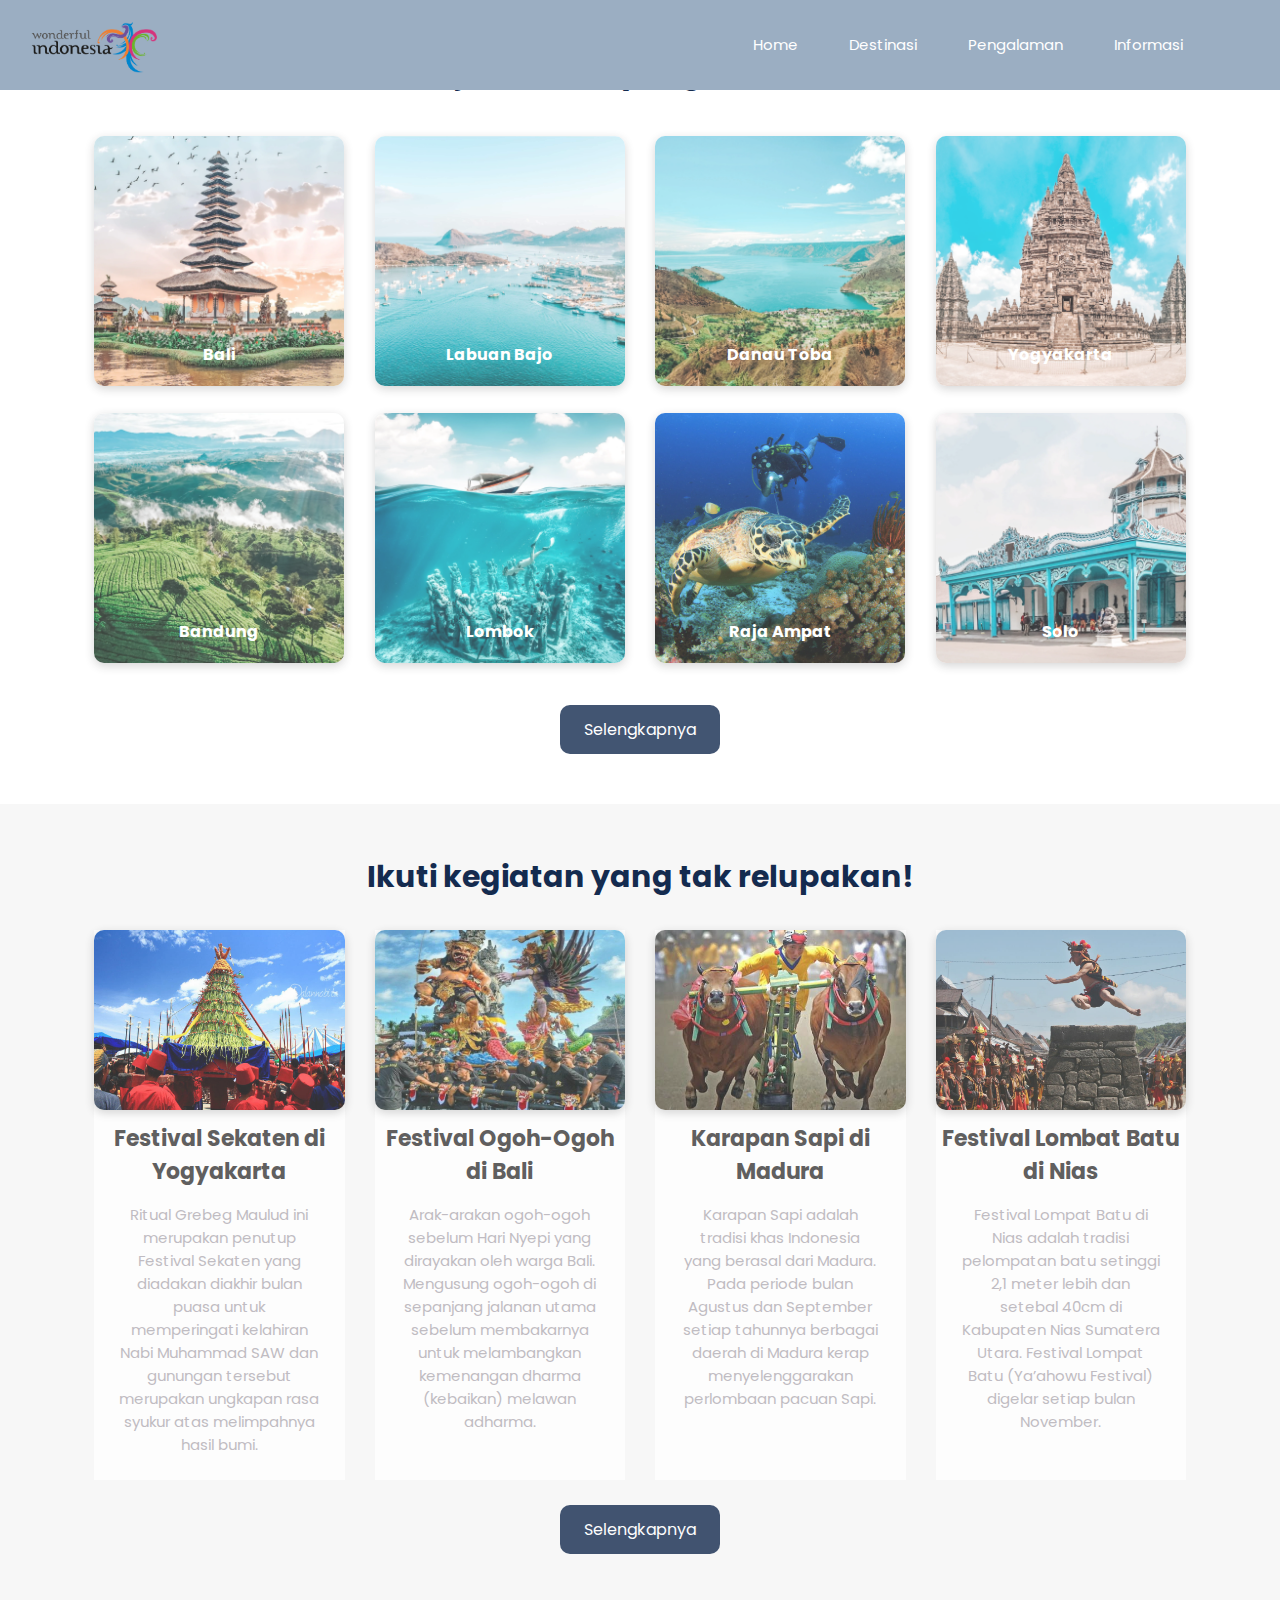
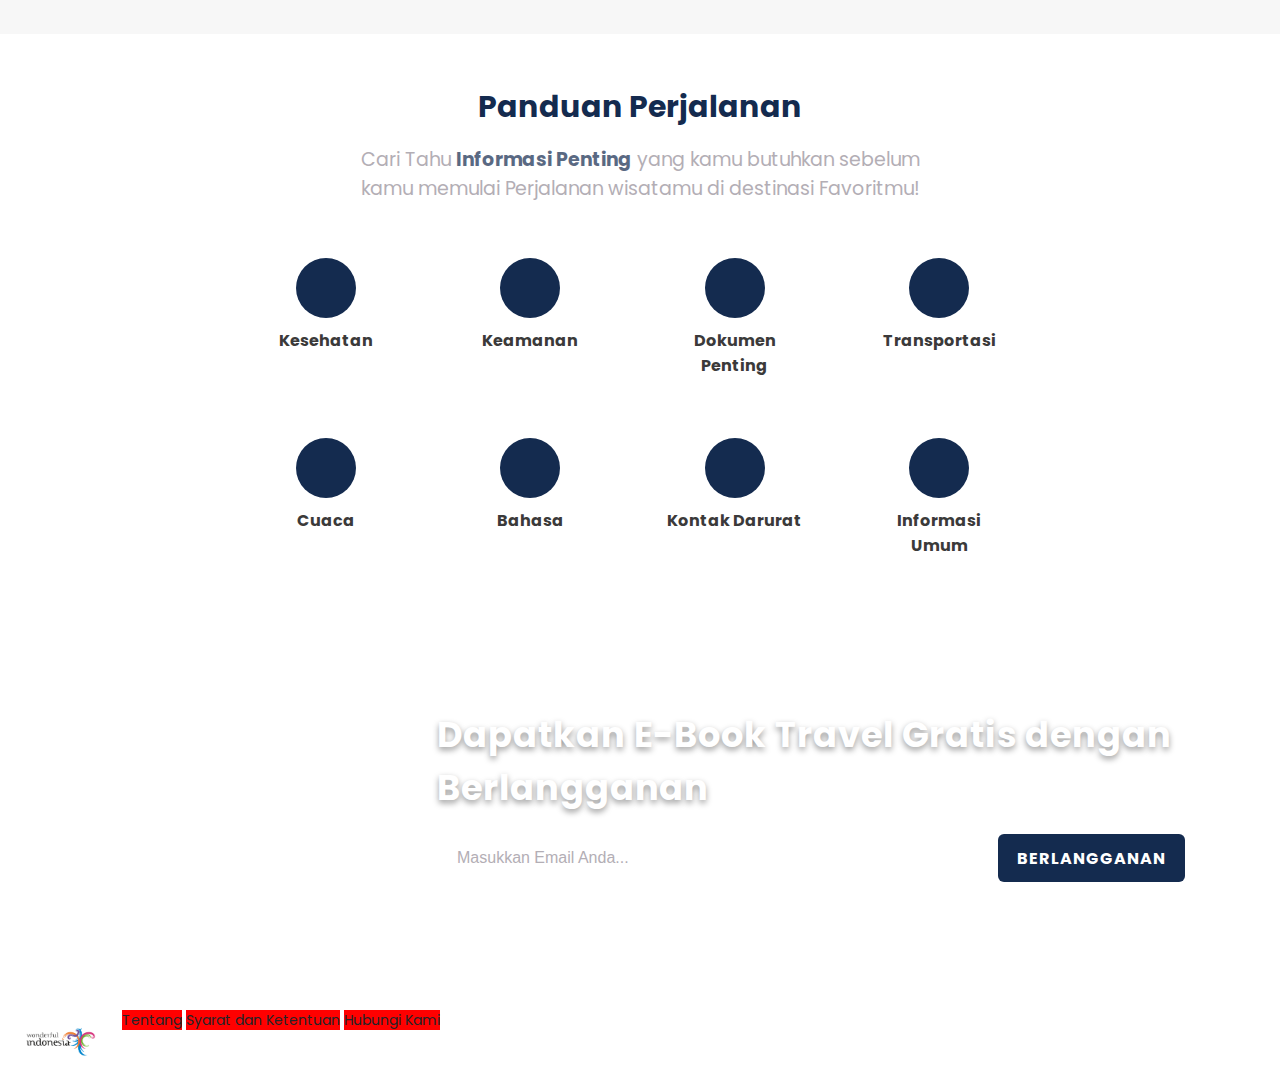
<file: index.html>
<!DOCTYPE html>
<html>

<head>
  <meta charset="utf-8">
  <meta name="viewport" content="width=device-width, initial-scale=1.0">
  <title>Progate</title>
  <link rel="stylesheet" href="stylesheet.css">
  <link rel="stylesheet" href="css/responsive.css">
  <!-- Google Fonts  -->
  <link href='https://fonts.googleapis.com/css?family=Poppins' rel='stylesheet'>

  <!-- Font Awesome Icons -->
  <link rel="stylesheet" href="https://use.fontawesome.com/releases/v5.15.4/css/all.css"
    integrity="sha384-DyZ88mC6Up2uqS4h/KRgHuoeGwBcD4Ng9SiP4dIRy0EXTlnuz47vAwmeGwVChigm" crossorigin="anonymous">
</head>

<body>
  <div class="header">
    <div class="header-logo">
      <img src="wonderful_indonesia.png">
    </div>
    <div class="header-list">
      <a href="#" class="header-link">Home</a>
      <a href="#" class="header-link">Destinasi</a>
      <a href="#" class="header-link">Pengalaman</a>
      <a href="#" class="header-link">Informasi<a>
    </div>
  </div>

  <div class="home-destinasi">
    <div class="container">
      <div class="heading">
        <h2>Nikmati objek wisata yang indah di Indonesia</h2>
      </div>
      <div class="destinasi">
        <div class="card">
          <div class="card-destinasi">
            <a href="#" class="btn">
              <img src="img/Bali-Thumbnail.jpeg">
              <p>Bali</p>
            </a>
          </div>
        </div>
        <div class="card">
          <div class="card-destinasi">
            <a href="#" class="btn">
              <img src="img/Labuan-Bajo-Thumbnail.jpg">
              <p>Labuan Bajo</p>
            </a>
          </div>
        </div>
        <div class="card">
          <div class="card-destinasi">
            <a href="#" class="btn">
              <img src="img/Lake-Toba-Thumbnail.jpg">
              <p>Danau Toba</p>
            </a>
          </div>
        </div>
        <div class="card">
          <div class="card-destinasi">
            <a href="#" class="btn">
              <img src="img/Yogyakarta-Thumbnail.jpg">
              <p>Yogyakarta</p>
            </a>
          </div>
        </div>
        <div class="card">
          <div class="card-destinasi">
            <a href="#" class="btn">
              <img src="img/Bandung-Thumbnail.jpg">
              <p>Bandung</p>
            </a>
          </div>
        </div>
        <div class="card">
          <div class="card-destinasi">
            <a href="#" class="btn">
              <img src="img/Lombok-Thumbnail.jpg">
              <p>Lombok</p>
            </a>
          </div>
        </div>
        <div class="card">
          <div class="card-destinasi">
            <a href="#" class="btn">
              <img src="img/rajaampatbaruu.jpg">
              <p>Raja Ampat</p>
            </a>
          </div>
        </div>
        <div class="card">
          <div class="card-destinasi">
            <a href="#" class="btn">
              <img src="img/Solo-Thumbnail.jpg">
              <p>Solo</p>
            </a>
          </div>
        </div>
      </div>
      <a href="#" class="btn-selengkapnya">Selengkapnya</a>
      <div class="clear"></div>
    </div>
  </div>
  <div class="home-kegiatan">
    <div class="container">
      <div class="heading">
        <h2>Ikuti kegiatan yang tak relupakan!</h2>
      </div>
      <div class="kegiatans">
        <div class="kegiatan">
          <a href="#" class="card-kegiatan">
            <div class="image-kegiatan">
              <img src="img/1-sekaten.jpg">
              <p>Festival Sekaten di Yogyakarta</p>
            </div>
            <p class="text-contents">Ritual Grebeg Maulud ini merupakan penutup Festival Sekaten yang diadakan diakhir
              bulan puasa untuk memperingati kelahiran Nabi Muhammad SAW dan gunungan tersebut merupakan ungkapan rasa
              syukur atas melimpahnya hasil bumi.</p>
          </a>
        </div>
        <div class="kegiatan">
          <a href="#" class="card-kegiatan">
            <div class="image-kegiatan">
              <img src="img/2-ogohogoh.jpg">
              <p>Festival Ogoh-Ogoh di Bali</p>
            </div>
            <p class="text-contents">Arak-arakan ogoh-ogoh sebelum Hari Nyepi yang dirayakan oleh warga Bali.
              Mengusung
              ogoh-ogoh di sepanjang jalanan utama sebelum membakarnya untuk melambangkan kemenangan dharma (kebaikan)
              melawan adharma.</p>
          </a>
        </div>
        <div class="kegiatan">
          <a href="#" class="card-kegiatan">
            <div class="image-kegiatan">
              <img src="img/3-karapansapi.jpg">
              <p>Karapan Sapi di Madura</p>
            </div>
            <p class="text-contents">Karapan Sapi adalah tradisi khas Indonesia yang berasal dari Madura. Pada periode
              bulan Agustus dan September setiap tahunnya berbagai daerah di Madura kerap menyelenggarakan perlombaan
              pacuan Sapi.</p>
          </a>
        </div>
        <div class="kegiatan">
          <a href="#" class="card-kegiatan">
            <div class="image-kegiatan">
              <img src="img/4-lompatbatu.jpg">
              <p>Festival Lombat Batu di Nias</p>
            </div>
            <p class="text-contents">Festival Lompat Batu di Nias adalah tradisi pelompatan batu setinggi 2,1 meter
              lebih dan setebal 40cm di Kabupaten Nias Sumatera Utara. Festival Lompat Batu (Ya’ahowu Festival)
              digelar
              setiap bulan November.</p>
          </a>
        </div>
      </div>
      <a href="#" class="btn-selengkapnya">Selengkapnya</a>
      <div class="clear"></div>
    </div>
  </div>
  <section class="panduan">
    <div class="container">
      <div class="heading">
        <h2>Panduan Perjalanan</h2>
        <p>Cari Tahu <span>Informasi Penting</span> yang kamu butuhkan sebelum kamu memulai Perjalanan wisatamu di
          destinasi Favoritmu!
        </p>
      </div>
      <div class="box">
        <div class="item">
          <div class="icon"><i class="fas fa-briefcase-medical"></i></div>
          <p>Kesehatan</p>
        </div>
        <div class="item">
          <div class="icon"><i class="fas fa-shield-alt"></i></div>
          <p>Keamanan</p>
        </div>
        <div class="item">
          <div class="icon"><i class="fas fa-passport"></i></div>
          <p>Dokumen Penting</p>
        </div>
        <div class="item">
          <div class="icon"><i class="fas fa-car"></i></div>
          <p>Transportasi</p>
        </div>
        <div class="item">
          <div class="icon"><i class="fas fa-cloud-sun"></i></div>
          <p>Cuaca</p>
        </div>
        <div class="item">
          <div class="icon"><i class="fas fa-language"></i></div>
          <p>Bahasa</p>
        </div>
        <div class="item">
          <div class="icon"><i class="fas fa-phone-volume"></i></div>
          <p>Kontak Darurat</p>
        </div>
        <div class="item">
          <div class="icon"><i class="fas fa-suitcase"></i></div>
          <p>Informasi Umum</p>
        </div>
      </div>
    </div>
  </section>

  <section class="langganan">
    <div class="container">
      <div class="box-langganan">
        <div class="content">
          <h3>Dapatkan E-Book Travel Gratis dengan Berlangganan</h3>
          <div class="row">
            <input type="text" placeholder="Masukkan Email Anda...">
            <a href="#" class="btn btn-subscribe">Berlangganan</a>
          </div>
        </div>
      </div>
    </div>
  </section>

  <footer>
    <div class="footer">
      <div class="footer-logo">
        <img src="wonderful_indonesia.png">
      </div>
      <div class="footer-list">
        <a href="#" class="footer-link">Tentang</a>
        <a href="#" class="footer-link">Syarat dan Ketentuan</a>
        <a href="#" class="footer-link">Hubungi Kami</a>
      </div>
      <div class="footer-mediasosial">
        <span class="fa fa-facebook"></span>
        <span class="fa fa-twitter"></span>
        <span class="fa fa-instagram"></span>
      </div>
    </div>
  </footer>
</body>

</html>
</file>
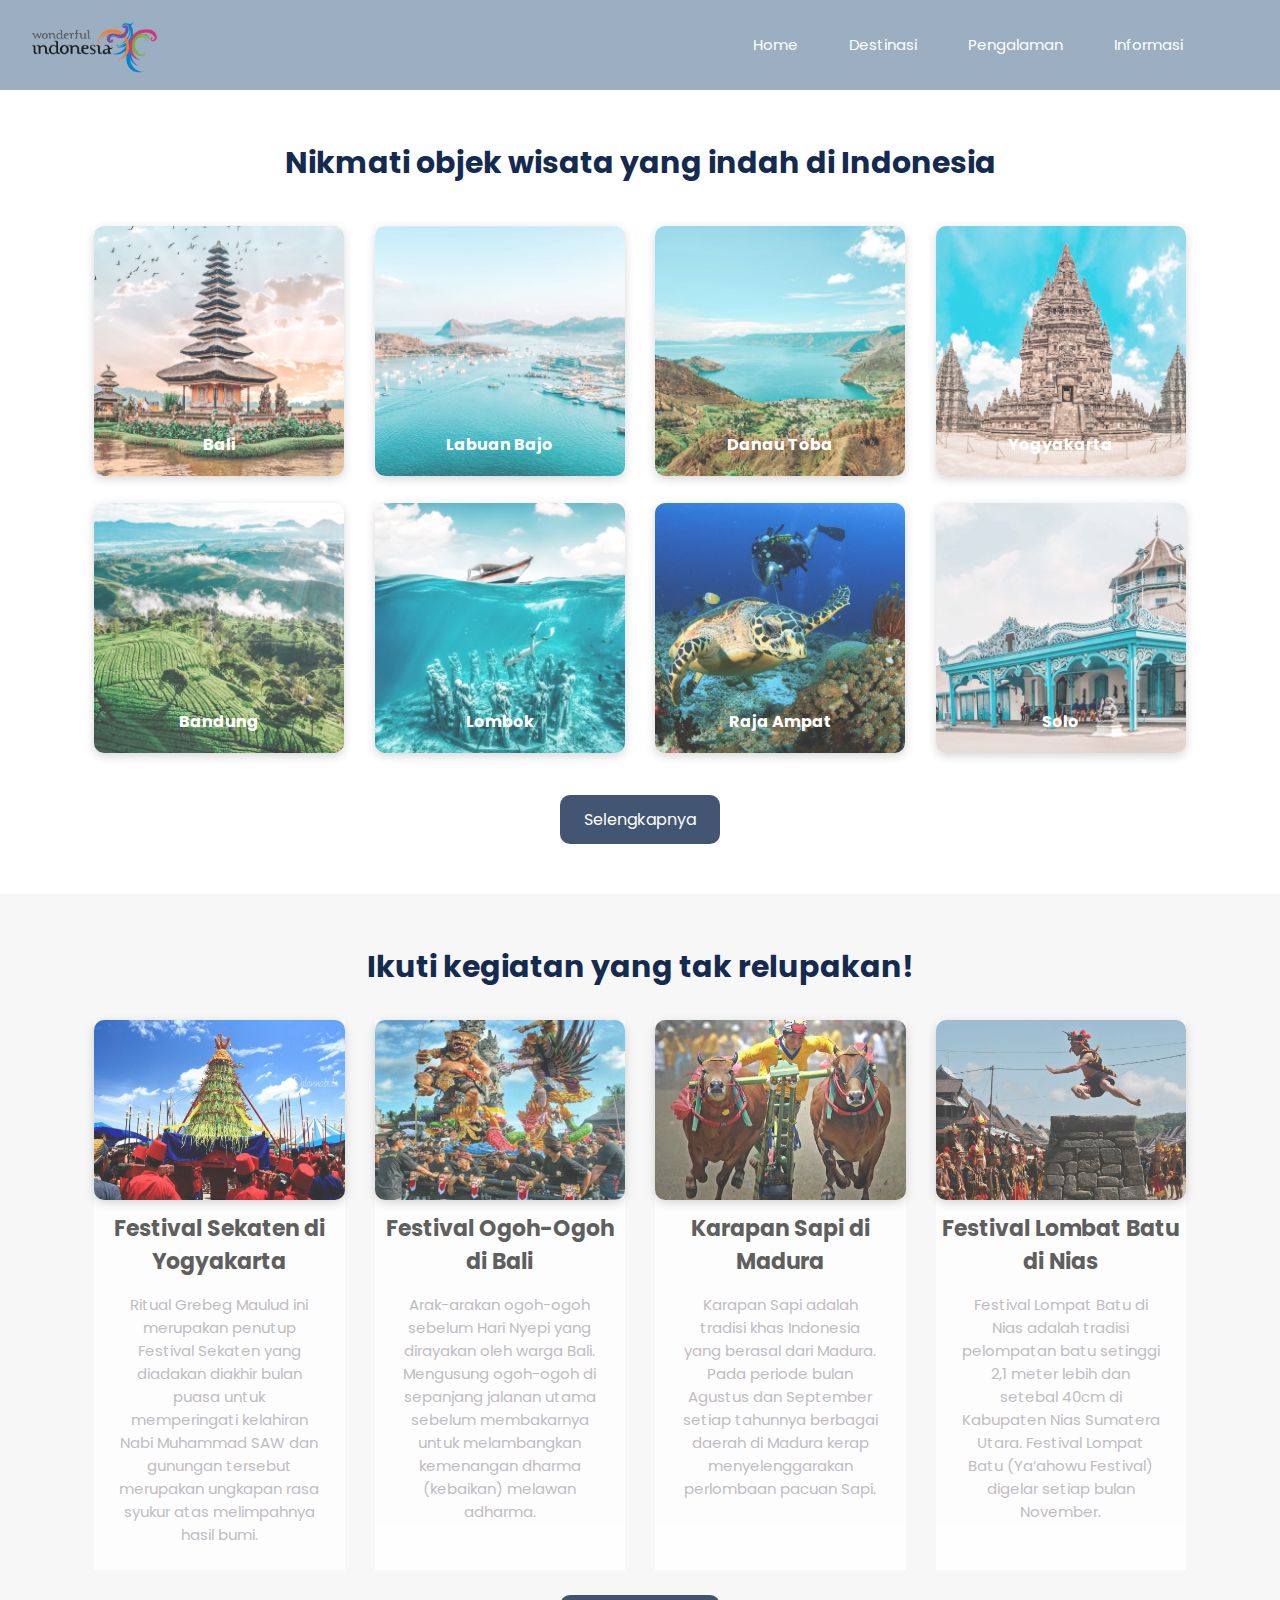
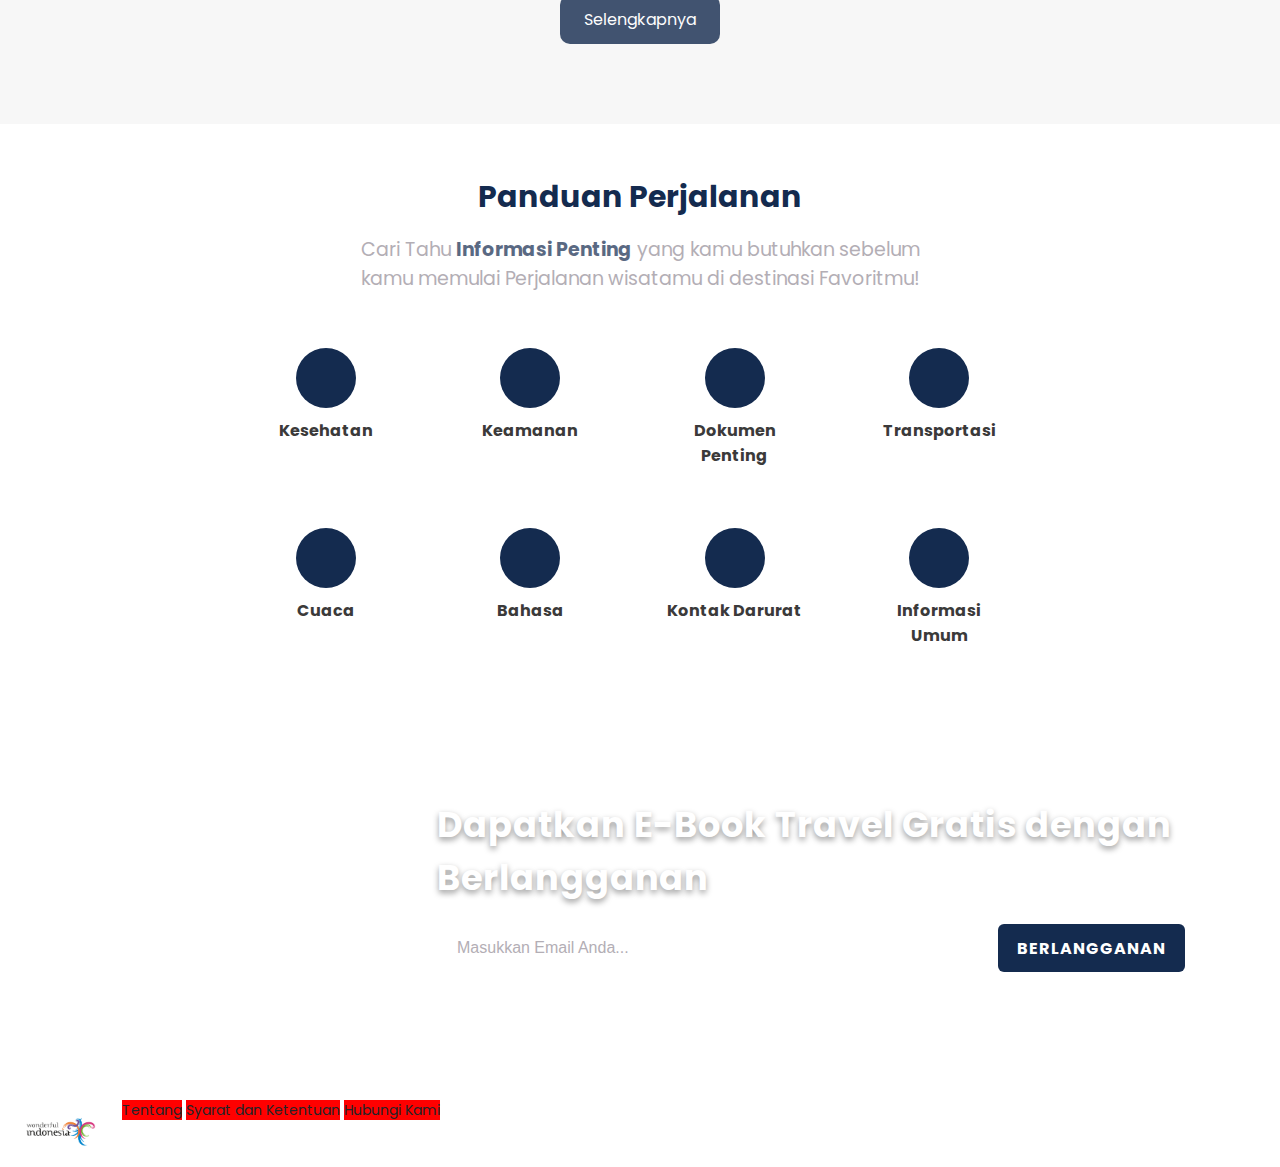
<file: progate/index.html>
<!DOCTYPE html>
<html>

<head>
  <meta charset="utf-8">
  <meta name="viewport" content="width=device-width, initial-scale=1.0">
  <title>Progate</title>
  <link rel="stylesheet" href="stylesheet.css">
  <link rel="stylesheet" href="css/responsive.css">
  <!-- Google Fonts  -->
  <link href='https://fonts.googleapis.com/css?family=Poppins' rel='stylesheet'>

  <!-- Font Awesome Icons -->
  <link rel="stylesheet" href="https://use.fontawesome.com/releases/v5.15.4/css/all.css"
    integrity="sha384-DyZ88mC6Up2uqS4h/KRgHuoeGwBcD4Ng9SiP4dIRy0EXTlnuz47vAwmeGwVChigm" crossorigin="anonymous">
</head>

<body>
  <div class="header">
    <div class="header-logo">
      <img src="wonderful_indonesia.png">
    </div>
    <div class="header-list">
      <a href="#" class="header-link">Home</a>
      <a href="#" class="header-link">Destinasi</a>
      <a href="#" class="header-link">Pengalaman</a>
      <a href="#" class="header-link">Informasi<a>

    </div>

  </div>
  <main>

  </main>
  <div class="home-destinasi">
    <div class="container">
      <div class="heading">
        <h2>Nikmati objek wisata yang indah di Indonesia</h2>
      </div>
      <div class="destinasi">
        <div class="card">
          <div class="card-destinasi">
            <a href="#" class="btn">
              <img src="img/Bali-Thumbnail.jpeg">
              <p>Bali</p>
            </a>
          </div>
        </div>
        <div class="card">
          <div class="card-destinasi">
            <a href="#" class="btn">
              <img src="img/Labuan-Bajo-Thumbnail.jpg">
              <p>Labuan Bajo</p>
            </a>
          </div>
        </div>
        <div class="card">
          <div class="card-destinasi">
            <a href="#" class="btn">
              <img src="img/Lake-Toba-Thumbnail.jpg">
              <p>Danau Toba</p>
            </a>
          </div>
        </div>
        <div class="card">
          <div class="card-destinasi">
            <a href="#" class="btn">
              <img src="img/Yogyakarta-Thumbnail.jpg">
              <p>Yogyakarta</p>
            </a>
          </div>
        </div>
        <div class="card">
          <div class="card-destinasi">
            <a href="#" class="btn">
              <img src="img/Bandung-Thumbnail.jpg">
              <p>Bandung</p>
            </a>
          </div>
        </div>
        <div class="card">
          <div class="card-destinasi">
            <a href="#" class="btn">
              <img src="img/Lombok-Thumbnail.jpg">
              <p>Lombok</p>
            </a>
          </div>
        </div>
        <div class="card">
          <div class="card-destinasi">
            <a href="#" class="btn">
              <img src="img/rajaampatbaruu.jpg">
              <p>Raja Ampat</p>
            </a>
          </div>
        </div>
        <div class="card">
          <div class="card-destinasi">
            <a href="#" class="btn">
              <img src="img/Solo-Thumbnail.jpg">
              <p>Solo</p>
            </a>
          </div>
        </div>
      </div>
      <a href="#" class="btn-selengkapnya">Selengkapnya</a>
      <div class="clear"></div>
    </div>
  </div>
  <div class="home-kegiatan">
    <div class="container">
      <div class="heading">
        <h2>Ikuti kegiatan yang tak relupakan!</h2>
      </div>
      <div class="kegiatans">
        <div class="kegiatan">
          <a href="#" class="card-kegiatan">
            <div class="image-kegiatan">
              <img src="img/1-sekaten.jpg">
              <p>Festival Sekaten di Yogyakarta</p>
            </div>
            <p class="text-contents">Ritual Grebeg Maulud ini merupakan penutup Festival Sekaten yang diadakan diakhir
              bulan puasa untuk memperingati kelahiran Nabi Muhammad SAW dan gunungan tersebut merupakan ungkapan rasa
              syukur atas melimpahnya hasil bumi.</p>
          </a>
        </div>
        <div class="kegiatan">
          <a href="#" class="card-kegiatan">
            <div class="image-kegiatan">
              <img src="img/2-ogohogoh.jpg">
              <p>Festival Ogoh-Ogoh di Bali</p>
            </div>
            <p class="text-contents">Arak-arakan ogoh-ogoh sebelum Hari Nyepi yang dirayakan oleh warga Bali. Mengusung
              ogoh-ogoh di sepanjang jalanan utama sebelum membakarnya untuk melambangkan kemenangan dharma (kebaikan)
              melawan adharma.</p>
          </a>
        </div>
        <div class="kegiatan">
          <a href="#" class="card-kegiatan">
            <div class="image-kegiatan">
              <img src="img/3-karapansapi.jpg">
              <p>Karapan Sapi di Madura</p>
            </div>
            <p class="text-contents">Karapan Sapi adalah tradisi khas Indonesia yang berasal dari Madura. Pada periode
              bulan Agustus dan September setiap tahunnya berbagai daerah di Madura kerap menyelenggarakan perlombaan
              pacuan Sapi.</p>
          </a>
        </div>
        <div class="kegiatan">
          <a href="#" class="card-kegiatan">
            <div class="image-kegiatan">
              <img src="img/4-lompatbatu.jpg">
              <p>Festival Lombat Batu di Nias</p>
            </div>
            <p class="text-contents">Festival Lompat Batu di Nias adalah tradisi pelompatan batu setinggi 2,1 meter
              lebih dan setebal 40cm di Kabupaten Nias Sumatera Utara. Festival Lompat Batu (Ya’ahowu Festival) digelar
              setiap bulan November.</p>
          </a>
        </div>
      </div>
      <a href="#" class="btn-selengkapnya">Selengkapnya</a>
      <div class="clear"></div>
    </div>
  </div>
  <section class="panduan">
    <div class="container">
      <div class="heading">
        <h2>Panduan Perjalanan</h2>
        <p>Cari Tahu <span>Informasi Penting</span> yang kamu butuhkan sebelum kamu memulai Perjalanan wisatamu di
          destinasi Favoritmu!
        </p>
      </div>
      <div class="box">
        <div class="item">
          <div class="icon"><i class="fas fa-briefcase-medical"></i></div>
          <p>Kesehatan</p>
        </div>
        <div class="item">
          <div class="icon"><i class="fas fa-shield-alt"></i></div>
          <p>Keamanan</p>
        </div>
        <div class="item">
          <div class="icon"><i class="fas fa-passport"></i></div>
          <p>Dokumen Penting</p>
        </div>
        <div class="item">
          <div class="icon"><i class="fas fa-car"></i></div>
          <p>Transportasi</p>
        </div>
        <div class="item">
          <div class="icon"><i class="fas fa-cloud-sun"></i></div>
          <p>Cuaca</p>
        </div>
        <div class="item">
          <div class="icon"><i class="fas fa-language"></i></div>
          <p>Bahasa</p>
        </div>
        <div class="item">
          <div class="icon"><i class="fas fa-phone-volume"></i></div>
          <p>Kontak Darurat</p>
        </div>
        <div class="item">
          <div class="icon"><i class="fas fa-suitcase"></i></div>
          <p>Informasi Umum</p>
        </div>
      </div>
    </div>
  </section>

  <section class="langganan">
    <div class="container">
      <div class="box-langganan">
        <div class="content">
          <h3>Dapatkan E-Book Travel Gratis dengan Berlangganan</h3>
          <div class="row">
            <input type="text" placeholder="Masukkan Email Anda...">
            <a href="#" class="btn btn-subscribe">Berlangganan</a>
          </div>
        </div>
      </div>
    </div>
  </section>

  <footer>
    <div class="footer">
      <div class="footer-logo">
        <img src="wonderful_indonesia.png">
      </div>
      <div class="footer-list">
        <a href="#" class="footer-link">Tentang</a>
        <a href="#" class="footer-link">Syarat dan Ketentuan</a>
        <a href="#" class="footer-link">Hubungi Kami</a>
      </div>
      <div class="footer-mediasosial">
        <span class="fa fa-facebook"></span>
        <span class="fa fa-twitter"></span>
        <span class="fa fa-instagram"></span>
      </div>
    </div>
  </footer>
</body>

</html>
</file>
<file: css/responsive.css>
/* Untuk Tablet */
@media all and (max-width: 1000px) {
    .menu {
        display: block;
    }

    .header-list {
        display: none;
    }

    .card,
    .main-contents,
    .kegiatan {
        width: 50%;
        margin-bottom: 50px;
    }

    .heading h2 {
        font-size: 20px;
    }

    .box .item {
        flex-basis: 30%;
    }

    .item .icon {
        width: 100px;
        height: 100px;
        line-height: 120px;
    }

    .item .icon .fas {
        font-size: 40px;
    }


    .item p {
        font-size: 18px;
    }

    .box-langganan .content {
        margin: 0 15px;
    }

    .box-langganan .content h3 {
        text-align: left;
        font-size: 2.2rem;
    }

    .box-langganan .content .row {
        display: flex;
        flex-wrap: wrap;
        justify-content: stretch;
        margin: 20px 0;
    }

    .box-langganan .content input {
        flex-basis: 65%;
        margin-right: 20px;
    }


    .box-langganan .content .btn-subscribe {
        flex: 25%;
        height: 50px;
    }
}

/* Untuk Smartphone */
@media all and (max-width: 670px) {

    .contents h1 {
        font-size: 28px;
    }

    .card {
        width: 100%;
        margin-bottom: 10px;
    }

    .kegiatan,
    .main-contents {
        width: 100%;
        margin-bottom: 30px;
    }

    .box {
        margin: 10px 50px;
    }

    .box .item {
        flex-basis: 45%;
    }

    .heading p {
        font-size: 16px;
    }

    .box-langganan .content {
        margin: 0 15px;
    }

    .box-langganan .content h3 {
        text-align: left;
        font-size: 2.2rem;
    }

    .box-langganan .content .row {
        display: flex;
        flex-wrap: wrap;
        justify-content: stretch;
        margin: 20px 0;
    }

    .box-langganan .content input {
        flex-basis: 100%;
        margin-bottom: 20px;
        margin-right: 0;
    }


    .box-langganan .content .btn-subscribe {
        flex: 100%;
        height: 50px;
    }

}
</file>
<file: progate/css/responsive.css>
/* Untuk Tablet */
@media all and (max-width: 1000px) {
    .card, .kegiatan {
        width: 50%;
        margin-bottom: 50px;
    }
    
    .heading h2 {
        font-size: 20px;
    }
  }
  
  /* Untuk Smartphone */
  @media all and (max-width: 670px) {
    .card {
        width: 100%;
        margin-bottom: 10px;
    }
    .kegiatan {
        width: 100%;
        margin-bottom: 20px;
    }
    
  }
</file>
<file: stylesheet.css>
/* Reset CSS  */
* {
  margin: 0;
  padding: 0;
  box-sizing: border-box;
}

body {
  font-family: "Poppins";
}

li {
  list-style: none;
}

a {
  text-decoration: none;
}

/*header*/
.header {
  background-color: #9baec2;
  z-index: 10;
  height: 90px;
  width: 100%;
  position: fixed;
}

.header-logo {
  padding: 20px 20px;
  float: left;
}

.header-logo img {
  width: 150px;
}

.header-list {
  float: right;
  padding: 0 20px;
  font-size: 15px;
}

.header-list a {
  line-height: 90px;
  padding: 0 25px;
  color: white;
  float: left;
  margin-right: 1px;
  background-color: #9baec2;
  transition: all 0.5s;
  display: inline-block
}

.header-list a:hover {
  background-color: #6182a5;
}

/* Bagian home-destinasi*/
a {
  text-decoration: none;
}

.clear {
  clear: both;
}

.container {
  max-width: 1170px;
  width: 100%;
  padding: 0 15px;
  margin: 0 auto;
}

.heading {
  padding-top: 50px;
  padding-bottom: 30px;
  text-align: center;
}

.heading h2 {
  font-weight: bold;
  font-size: 30px;
  color: #142b4f;
}

.heading p {
  font-size: 19px;
  color: #b3aeb5;
  width: 50%;
  margin: 15px auto 0;
}

.heading p span {
  color: #142b4f;
  font-weight: bold;
  opacity: .7;
}

.home-destinasi {
  padding-bottom: 50px;
  padding-left: 5%;
  padding-right: 5%;
  /* background-color: #f7f7f7; */
  text-align: center;
}

.card-destinasi {
  position: relative;
}

.card-destinasi p {
  position: absolute;
  top: 80%;
  width: 100%;
  color: white;
  font-weight: bold;
}

.btn img {
  width: 250px;
  opacity: 0.8;
  border-radius: 10px;
  box-shadow: 0 3px 10px rgb(0 0 0 / 0.2);
}

.btn-selengkapnya {
  background-color: #142b4f;
  padding: 12px 24px;
  margin-top: 25px;
  color: white;
  display: inline-block;
  opacity: 0.8;
  border-radius: 10px;
  text-align: center;
}

.btn img:hover {
  position: relative;
  opacity: 1;
  top: -3px;
  box-shadow: 0 3px 3px rgb(0 0 0 / 0.2);
}

.btn-selengkapnya:hover {
  position: relative;
  opacity: 1;
  top: -3px;
  box-shadow: 0 3px 3px rgb(0 0 0 / 0.2);
}

.btn-selengkapnya:active {
  box-shadow: none;
}

/* Bagian home-kegiatan*/
.card {
  float: left;
  width: 25%;
  padding: 10px 0;
}

.home-kegiatan {
  padding-bottom: 80px;
  padding-left: 5%;
  padding-right: 5%;
  background-color: #f7f7f7;
  text-align: center;
}

.kegiatan {
  float: left;
  width: 25%;
}

.image-kegiatan {
  position: relative;
}

.kegiatan {
  box-sizing: border-box;
  padding: 0 15px;
  float: left;
  width: 25%;

}

.card-kegiatan {
  display: block;
  height: 550px;
  background-color: #fff;
  opacity: 0.8;
}

.card-kegiatan:hover {
  opacity: 1;
}

.image-kegiatan img {
  position: relative;
  height: 180px;
  width: 100%;
  border-radius: 10px;
  box-shadow: 0 3px 10px rgb(0 0 0 / 0.2);
}

.image-kegiatan p {
  padding: 5px;
  font-weight: bold;
  font-size: 22px;
  color: #3b3a3a;
}

.text-contents {
  width: 80%;
  display: inline-block;
  margin-top: 10px;
  font-size: 15px;
  color: #b3aeb5;
}

/* panduan */
.box {
  margin: 10px 150px;
  display: flex;
  justify-content: space-evenly;
  flex-wrap: wrap;
}

.box .item {
  flex-basis: 20%;
  margin-bottom: 30px;
  text-align: center;
  margin-right: 15px;
  padding: 15px;
  width: 100%;

}

.item .icon {
  background-color: #142b4f;
  width: 60px;
  height: 60px;
  line-height: 65px;
  border-radius: 50%;
  margin: 0 auto 10px;
  cursor: pointer;
}

.item .icon .fas {
  color: white;
  font-size: 25px;
}

.item .icon:hover {
  position: relative;
  top: -3px;
  box-shadow: 0 3px 3px rgba(20, 43, 79, .3);
}

.item p {
  color: #3b3a3a;
  font-weight: bold;
}

/* langganan */
.langganan {
  margin: 80px 25px;
}

.box-langganan {
  width: 100%;
  overflow: hidden;
  border-radius: 10px;
  position: relative;
}

.box-langganan::before {
  content: "";
  width: 100%;
  height: 100%;
  z-index: -1;
  position: absolute;
  background-image: url('https://www.indonesia.travel/content/dam/indtravelrevamp/home-revamp/suscribebanner.jpg');
  background-size: cover;
  background-position: center;
  padding: 20px 0;
  transition: all .3s;
}

.box-langganan:hover::before {
  transform: scale(1.1);
}

.box-langganan .content {
  margin-left: 30%;
  padding: 25px;
}

.box-langganan .content h3 {
  color: white;
  text-align: left;
  letter-spacing: .95px;
  font-weight: bold;
  font-size: 2.2rem;
  text-shadow: 0 3px 6px rgba(0, 0, 0, 0.4);
}

.box-langganan .content .row {
  display: flex;
  justify-content: space-between;
  margin: 20px 0;
}

.box-langganan .content input {
  flex-basis: 70%;
  border-radius: 5px;
  border: none;
  outline: none;
  padding: 15px 20px;
  font-size: 16px;
}

.box-langganan .content input::placeholder {
  color: #b3aeb5;
}

.box-langganan .content .btn-subscribe {
  flex-basis: 25%;
  background-color: #142b4f;
  color: white;
  border-radius: 6px;
  font-size: 16px;
  font-weight: bold;
  letter-spacing: .95px;
  text-transform: uppercase;
  display: flex;
  justify-content: center;
  align-items: center;
}

.footer-logo img {
  height: 70px;
  float: left;
  padding: 20px 20px;
}

.footer-list a {
  font-family: Poppins;
  font-size: 14px;
  color: #212529;
  background-color: #FF0000;
  text-align: center;
}

.footer-list span {
  float: right;
}
</file>
<file: progate/stylesheet.css>
/* Reset CSS  */
* {
  margin: 0;
  padding: 0;
  box-sizing: border-box;
}

body {
  font-family: "Poppins";
}

li {
  list-style: none;
}

a {
  text-decoration: none;
}

/*header*/
.header {
  background-color: #9baec2;
  z-index: 10px;
  height: 90px;
}

.header-logo {
  padding: 20px 20px;
  float: left;
}

.header-logo img {
  width: 150px;
}

.header-list {
  float: right;
  padding: 0 20px;
  font-size: 15px;
}

.header-list a {
  line-height: 90px;
  padding: 0 25px;
  color: white;
  float: left;
  margin-right: 1px;
  background-color: #9baec2;
  transition: all 0.5s;
  display: inline-block
}

.header-list a:hover {
  background-color: #6182a5;
}

/* Bagian home-destinasi*/
a {
  text-decoration: none;
}

.clear {
  clear: left;
}

.container {
  max-width: 1170px;
  width: 100%;
  padding: 0 15px;
  margin: 0 auto;
}

.heading {
  padding-top: 50px;
  padding-bottom: 30px;
  text-align: center;
}

.heading h2 {
  font-weight: bold;
  font-size: 30px;
  color: #142b4f;
}

.heading p {
  font-size: 19px;
  color: #b3aeb5;
  width: 50%;
  margin: 15px auto 0;
}

.heading p span {
  color: #142b4f;
  font-weight: bold;
  opacity: .7;
}

.home-destinasi {
  padding-bottom: 50px;
  padding-left: 5%;
  padding-right: 5%;
  /* background-color: #f7f7f7; */
  text-align: center;
}

.card-destinasi {
  position: relative;
}

.card-destinasi p {
  position: absolute;
  top: 80%;
  width: 100%;
  color: white;
  font-weight: bold;
}

.btn img {
  width: 250px;
  opacity: 0.8;
  border-radius: 10px;
  box-shadow: 0 3px 10px rgb(0 0 0 / 0.2);
}

.btn-selengkapnya {
  background-color: #142b4f;
  padding: 12px 24px;
  margin-top: 25px;
  color: white;
  display: inline-block;
  opacity: 0.8;
  border-radius: 10px;
  text-align: center;
}

.btn img:hover {
  position: relative;
  opacity: 1;
  top: -3px;
  box-shadow: 0 3px 3px rgb(0 0 0 / 0.2);
}

.btn-selengkapnya:hover {
  position: relative;
  opacity: 1;
  top: -3px;
  box-shadow: 0 3px 3px rgb(0 0 0 / 0.2);
}

.btn-selengkapnya:active {
  box-shadow: none;
}

/* Bagian home-kegiatan*/
.card {
  float: left;
  width: 25%;
  padding: 10px 0;
}

.home-kegiatan {
  padding-bottom: 80px;
  padding-left: 5%;
  padding-right: 5%;
  background-color: #f7f7f7;
  text-align: center;
}

.kegiatan {
  float: left;
  width: 25%;
}

.image-kegiatan {
  position: relative;
}

.kegiatan {
  box-sizing: border-box;
  padding: 0 15px;
  float: left;
  width: 25%;

}

.card-kegiatan {
  display: block;
  height: 550px;
  background-color: #fff;
  opacity: 0.8;
}

.card-kegiatan:hover {
  opacity: 1;
}

.image-kegiatan img {
  position: relative;
  height: 180px;
  width: 100%;
  border-radius: 10px;
  box-shadow: 0 3px 10px rgb(0 0 0 / 0.2);
}

.image-kegiatan p {
  padding: 5px;
  font-weight: bold;
  font-size: 22px;
  color: #3b3a3a;
}

.text-contents {
  width: 80%;
  display: inline-block;
  margin-top: 10px;
  font-size: 15px;
  color: #b3aeb5;
}

/* panduan */
.box {
  margin: 10px 150px;
  display: flex;
  justify-content: space-evenly;
  flex-wrap: wrap;
}

.box .item {
  flex-basis: 20%;
  margin-bottom: 30px;
  text-align: center;
  margin-right: 15px;
  padding: 15px;
  width: 100%;

}

.item .icon {
  background-color: #142b4f;
  width: 60px;
  height: 60px;
  line-height: 65px;
  border-radius: 50%;
  margin: 0 auto 10px;
  cursor: pointer;
}

.item .icon .fas {
  color: white;
  font-size: 25px;
}

.item .icon:hover {
  position: relative;
  top: -3px;
  box-shadow: 0 3px 3px rgba(20, 43, 79, .3);
}

.item p {
  color: #3b3a3a;
  font-weight: bold;
}

/* langganan */
.langganan {
  margin: 80px 25px;
}

.box-langganan {
  width: 100%;
  overflow: hidden;
  border-radius: 10px;
  position: relative;
}

.box-langganan::before {
  content: "";
  width: 100%;
  height: 100%;
  z-index: -1;
  position: absolute;
  background-image: url('https://www.indonesia.travel/content/dam/indtravelrevamp/home-revamp/suscribebanner.jpg');
  background-size: cover;
  background-position: center;
  padding: 20px 0;
  transition: all .3s;
}

.box-langganan:hover::before {
  transform: scale(1.1);
}

.box-langganan .content {
  margin-left: 30%;
  padding: 25px;
}

.box-langganan .content h3 {
  color: white;
  text-align: left;
  letter-spacing: .95px;
  font-weight: bold;
  font-size: 2.2rem;
  text-shadow: 0 3px 6px rgba(0, 0, 0, 0.4);
}

.box-langganan .content .row {
  display: flex;
  justify-content: space-between;
  margin: 20px 0;
}

.box-langganan .content input {
  flex-basis: 70%;
  border-radius: 5px;
  border: none;
  outline: none;
  padding: 15px 20px;
  font-size: 16px;
}

.box-langganan .content input::placeholder {
  color: #b3aeb5;
}

.box-langganan .content .btn-subscribe {
  flex-basis: 25%;
  background-color: #142b4f;
  color: white;
  border-radius: 6px;
  font-size: 16px;
  font-weight: bold;
  letter-spacing: .95px;
  text-transform: uppercase;
  display: flex;
  justify-content: center;
  align-items: center;
}

.footer-logo img {
  height: 70px;
  float: left;
  padding: 20px 20px;
}

.footer-list a {
  font-family: Poppins;
  font-size: 14px;
  color: #212529;
  background-color: #FF0000;
  text-align: center;
}

.footer-list span {
  float: right;
}
</file>
